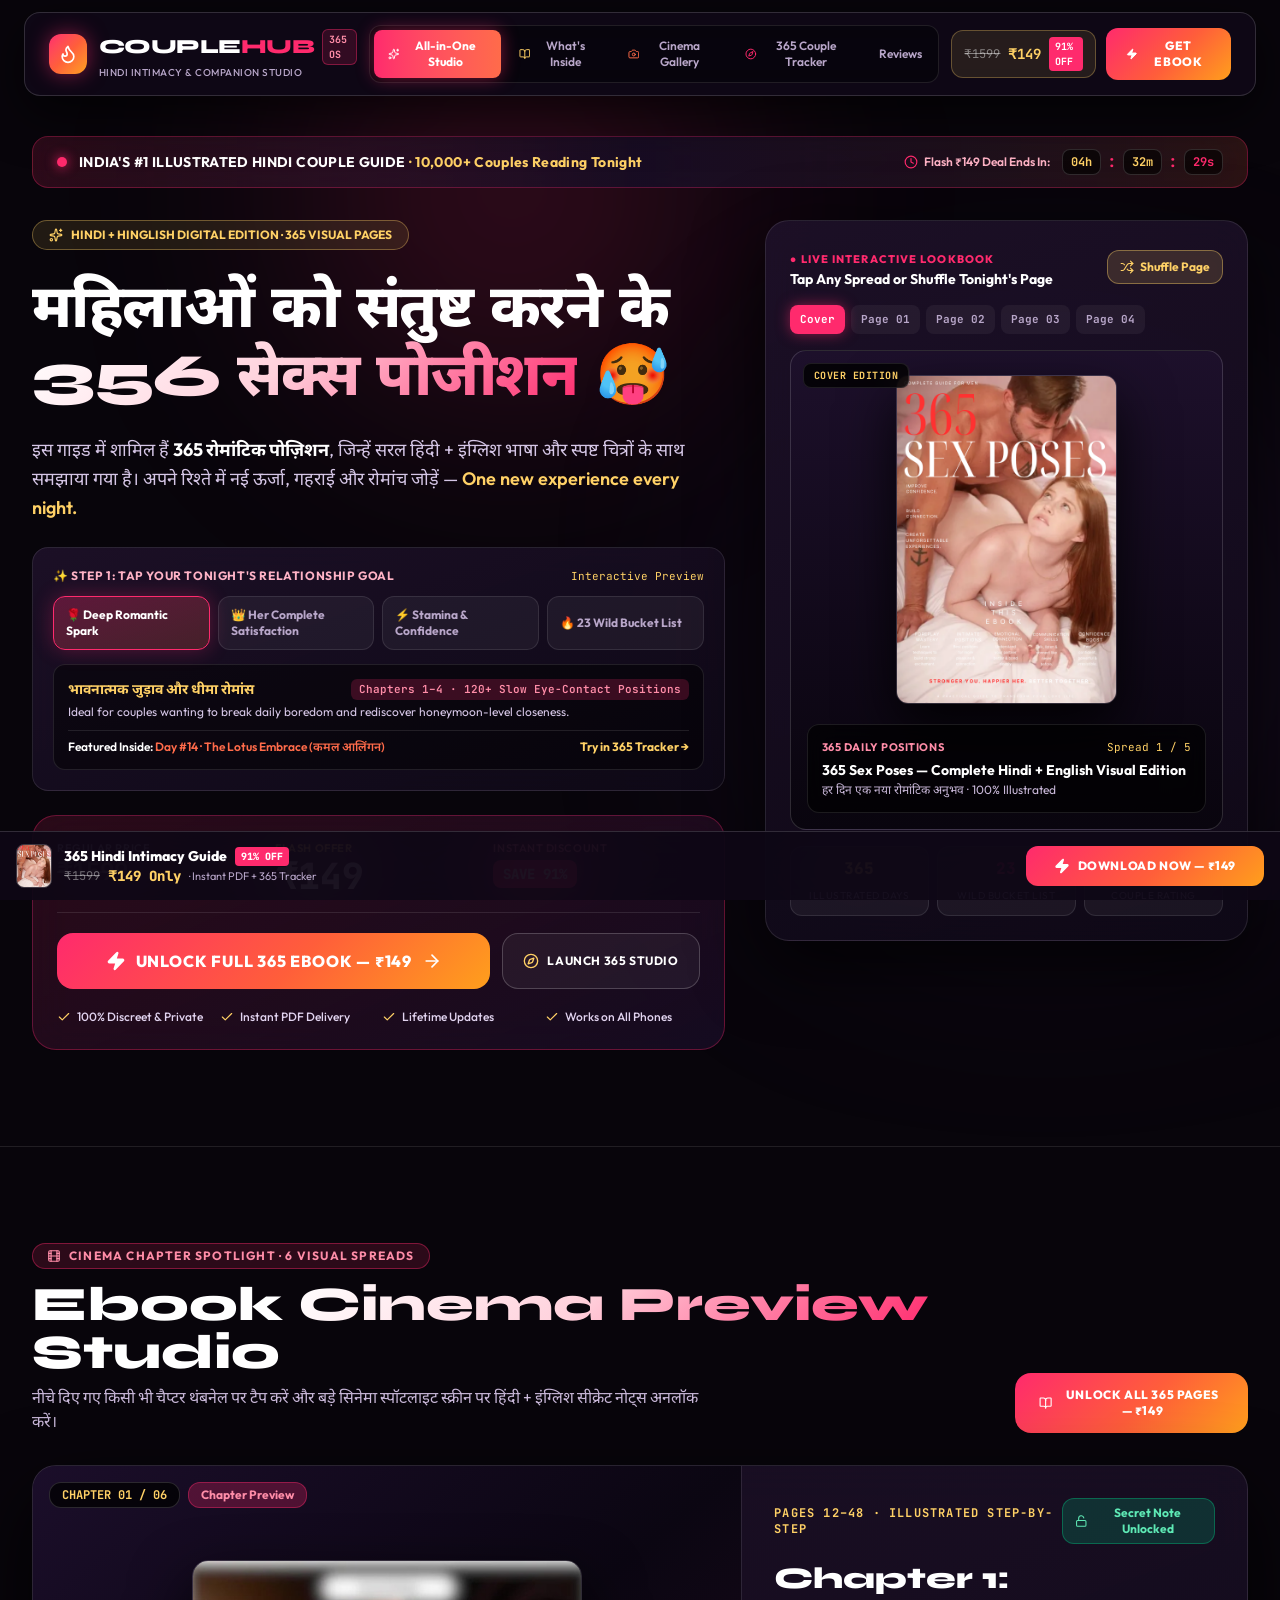
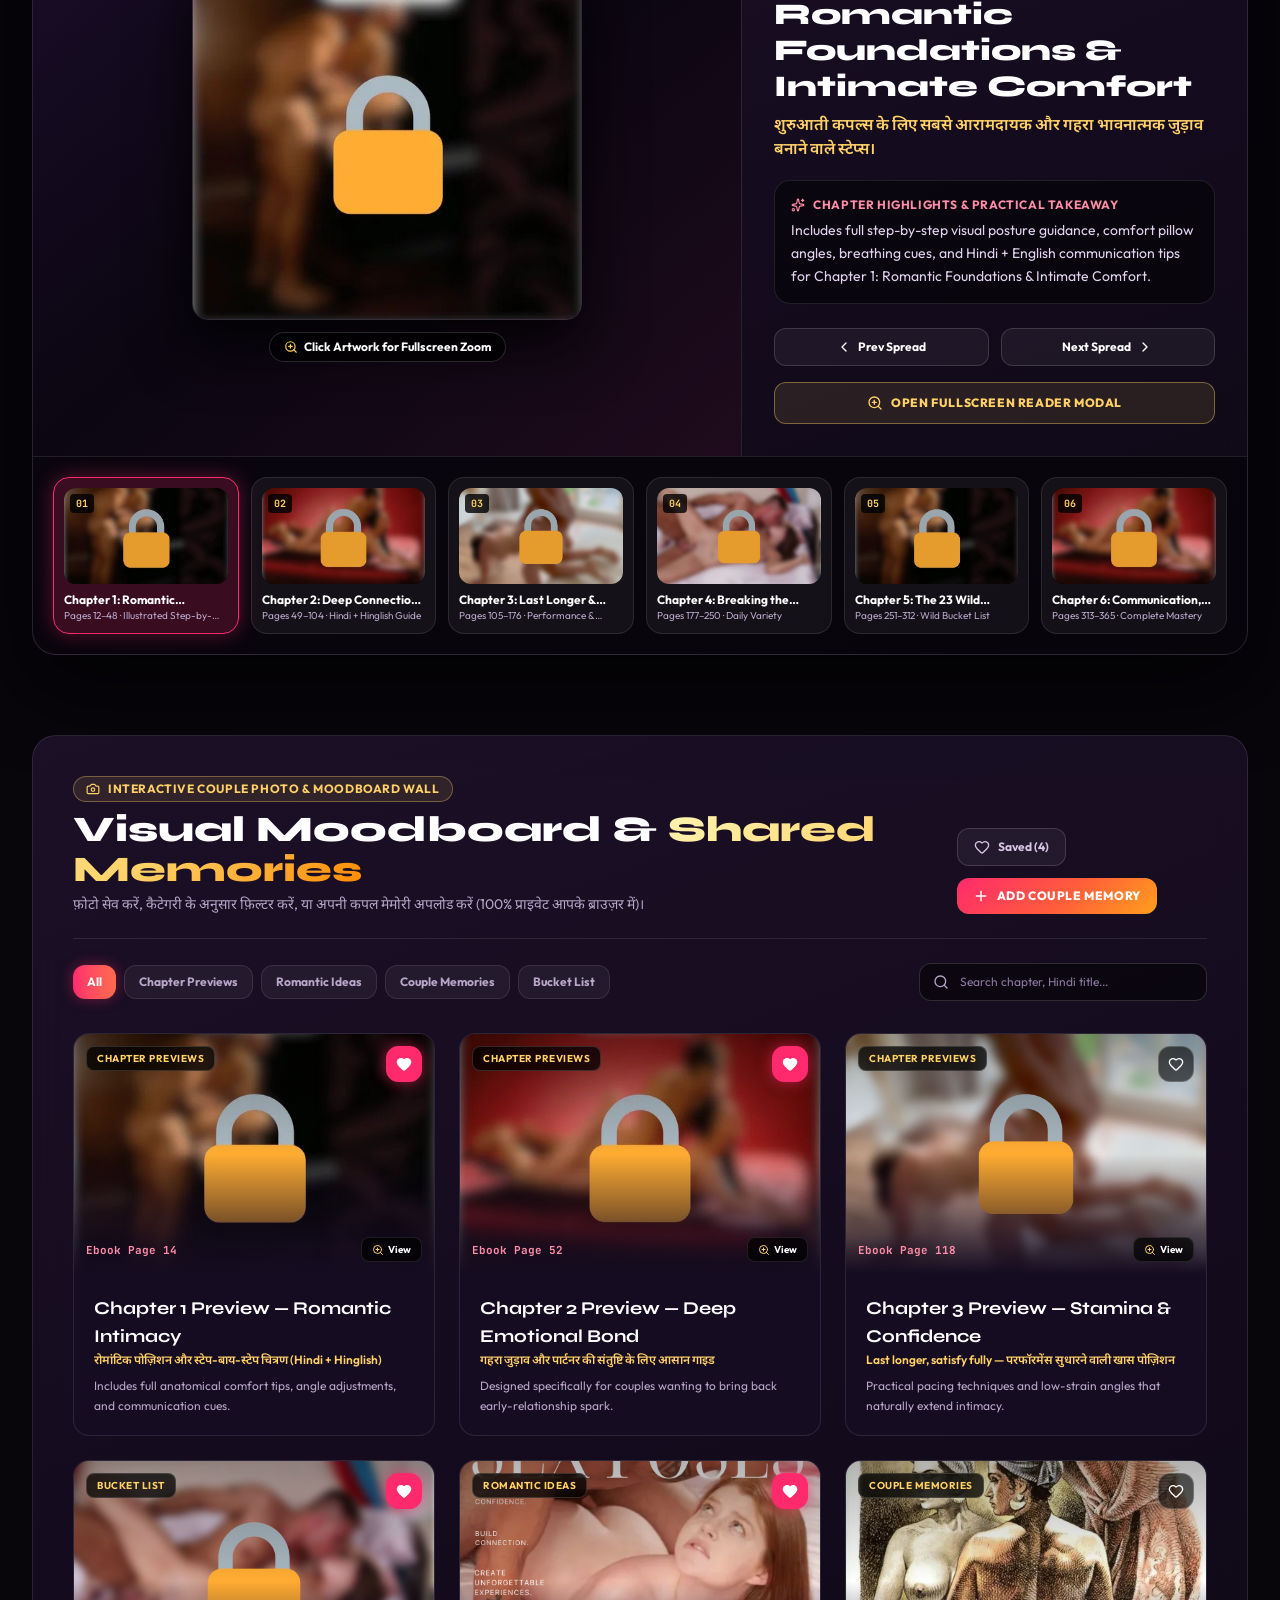
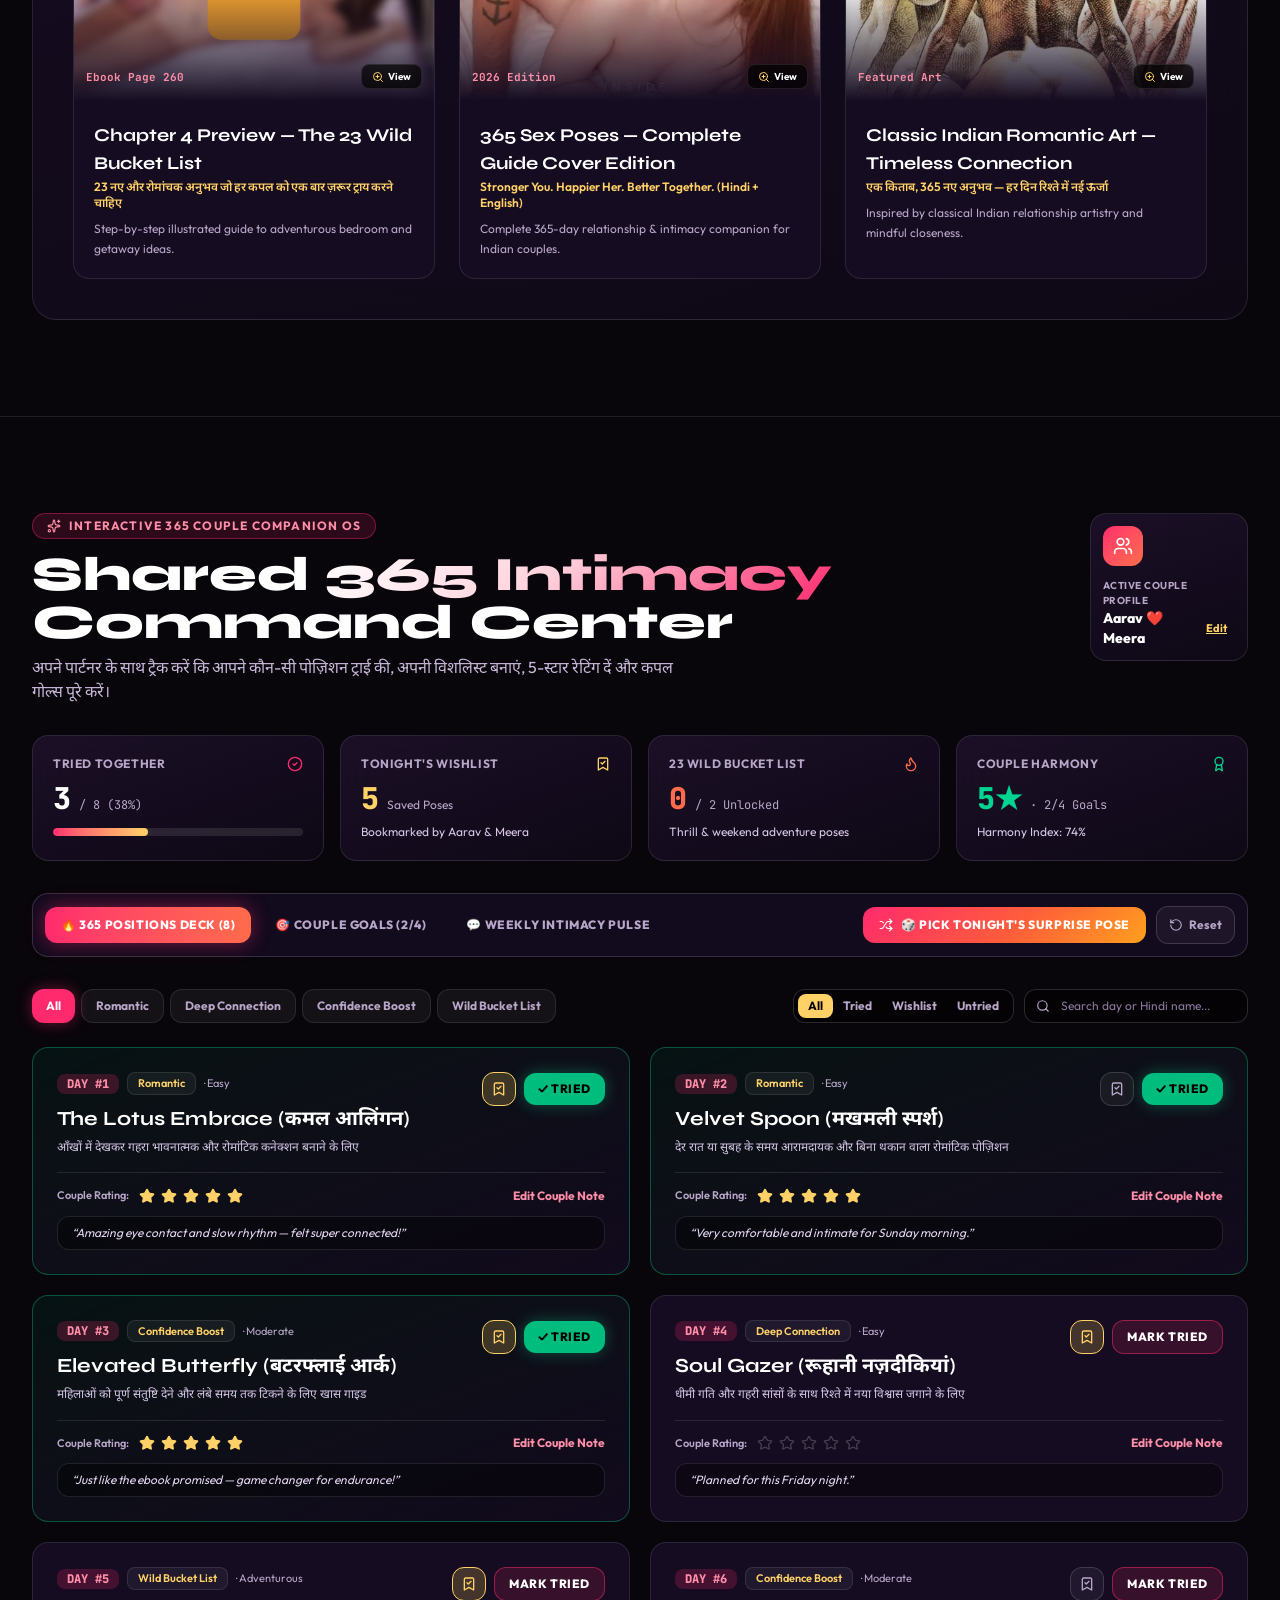
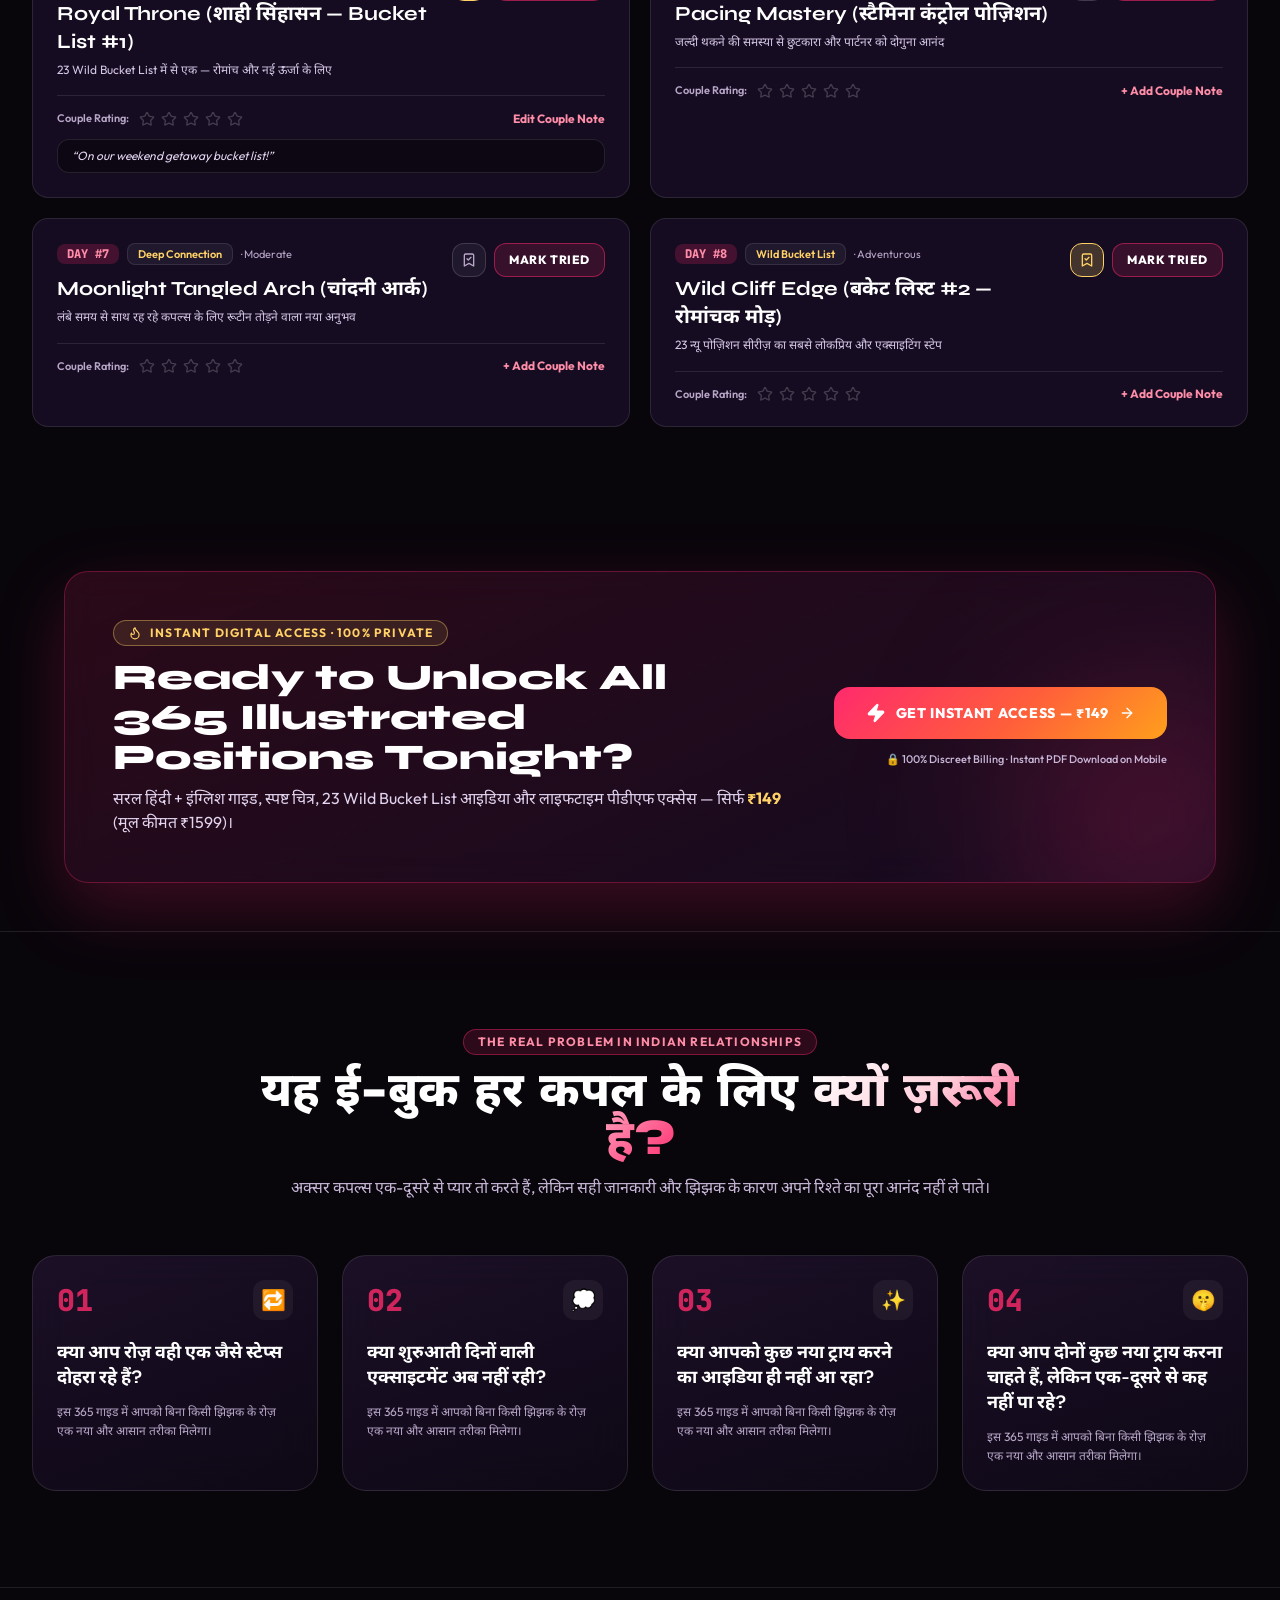
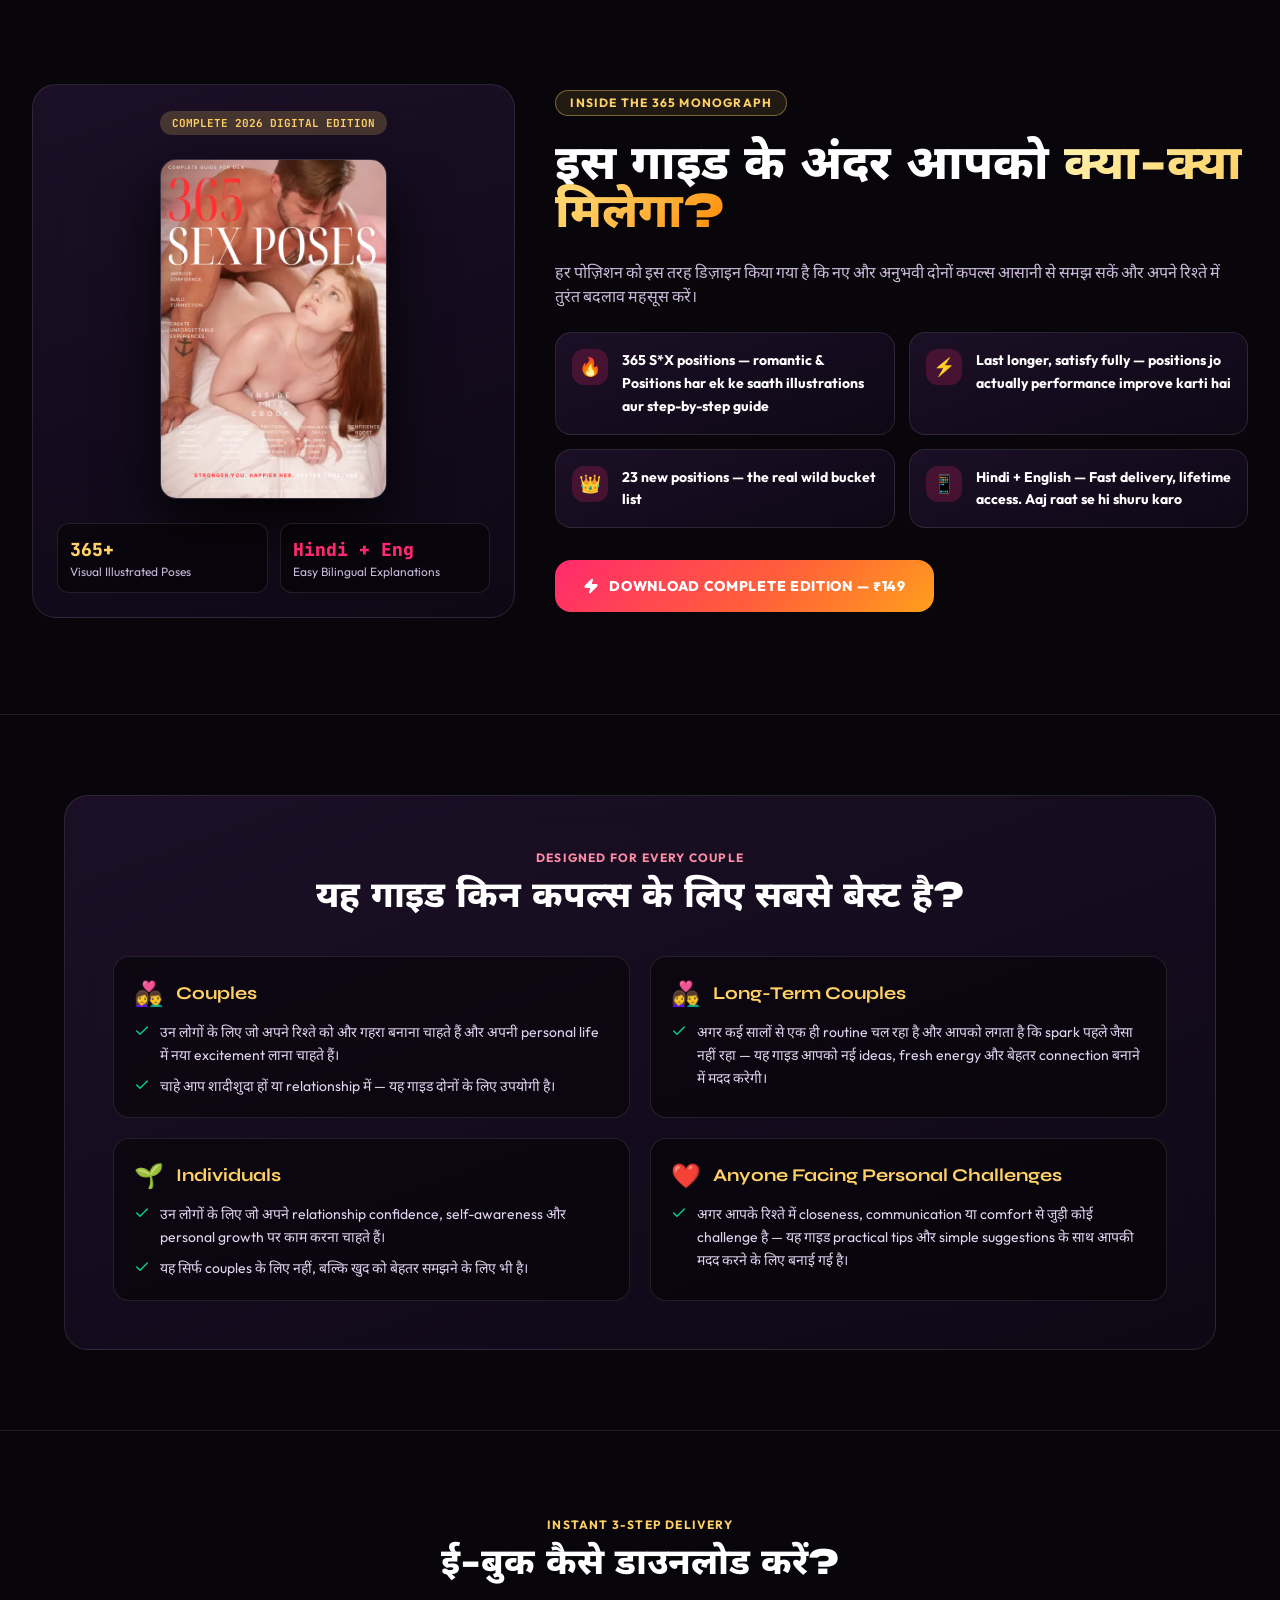
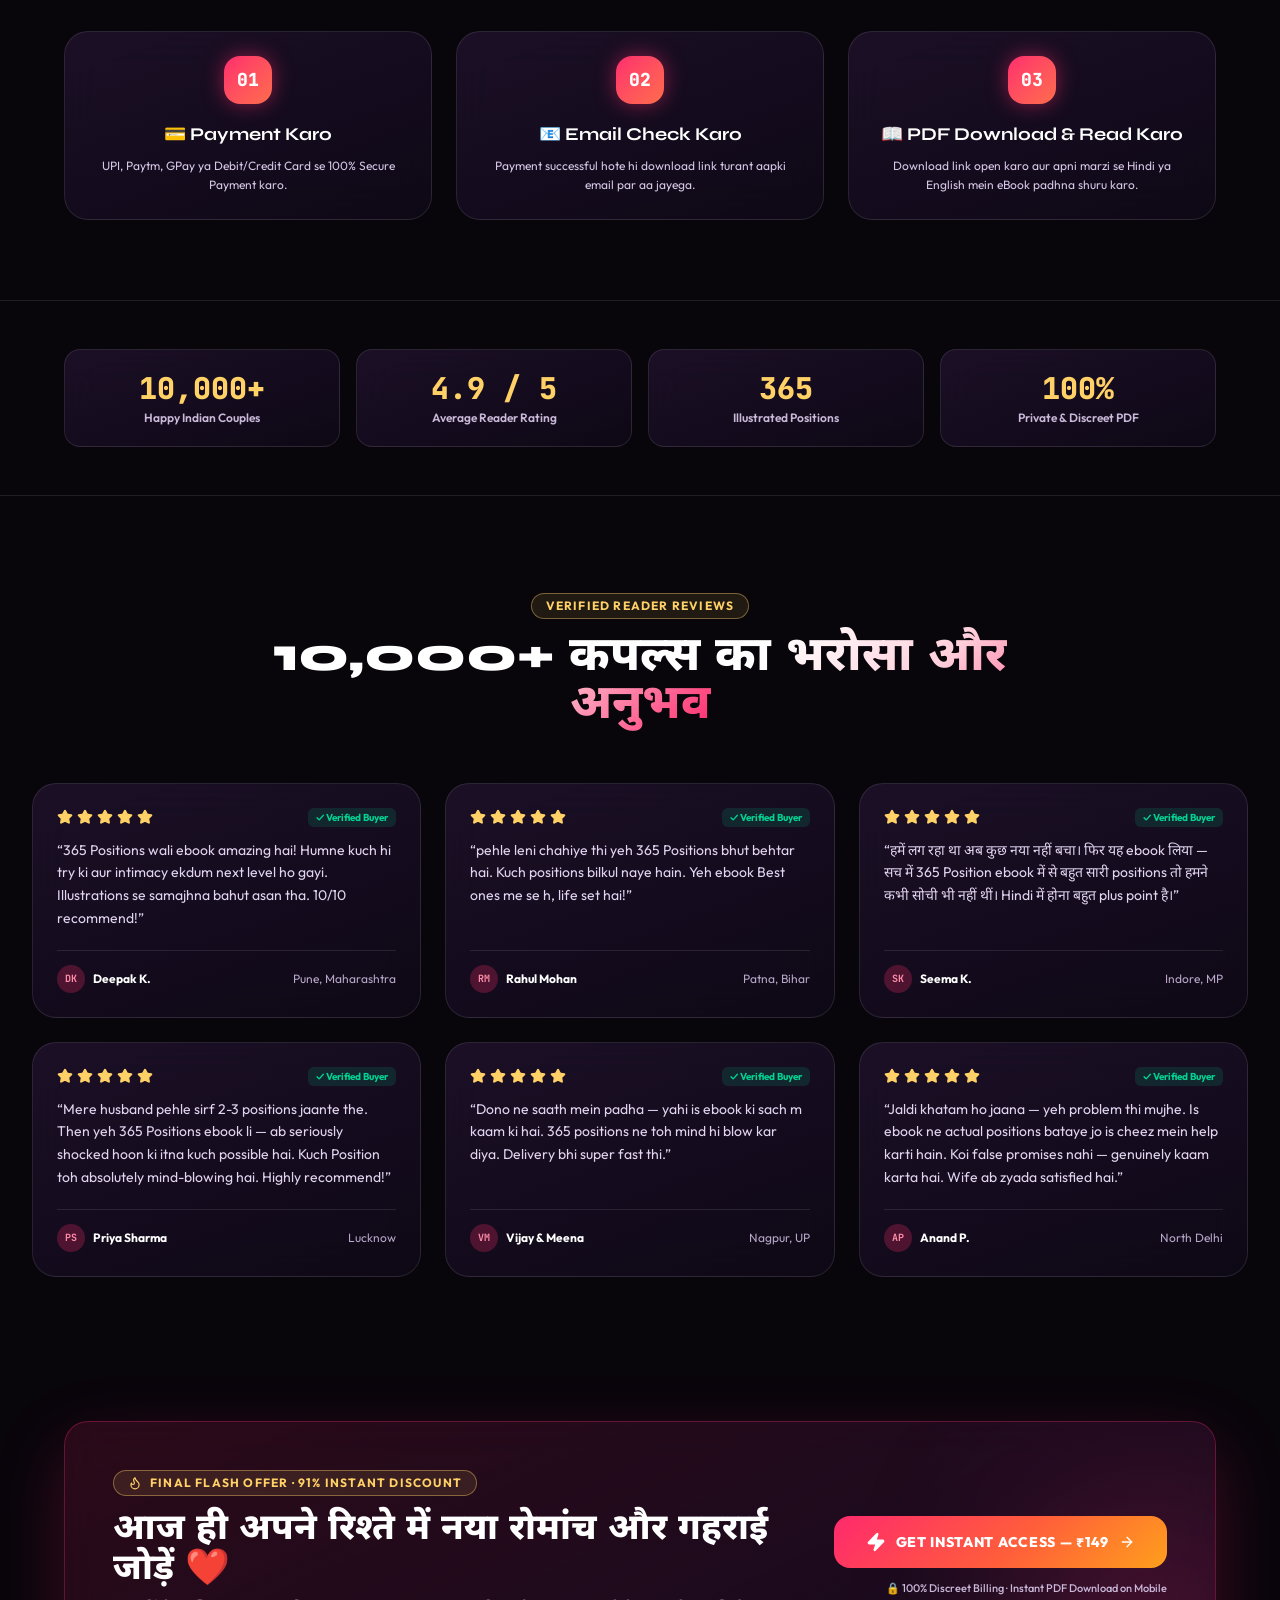
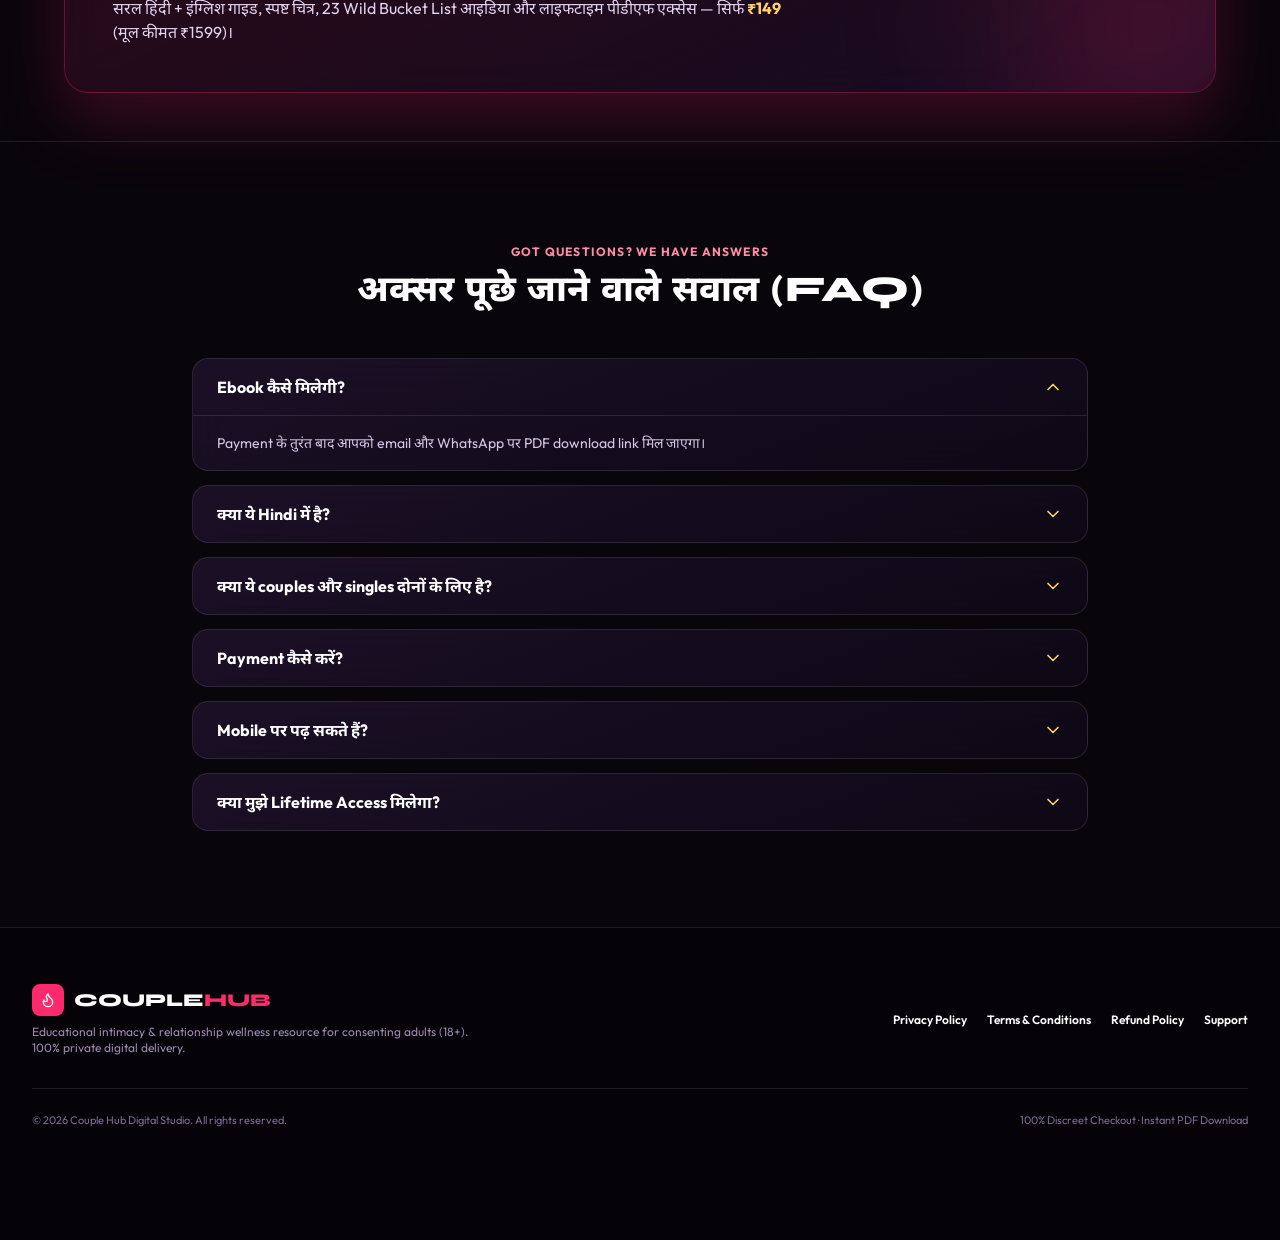
<file: index.html>
<!doctype html>
<html lang="en" style="background-color: #08050b; color: #fdf8ff;">
  <head>
    <meta charset="UTF-8" />
    <meta name="viewport" content="width=device-width, initial-scale=1.0" />
    <title>Hindi Relationship &amp; Intimacy Ebook — ₹149 | Couple Hub</title>
    <meta name="theme-color" content="#08050b" />
    <meta name="description" content="Bestselling Hindi + Hinglish ebook on communication, emotional connection, intimacy education, confidence and wellness for Indian couples. Instant PDF, lifetime access, shared couple tracker &amp; photo gallery." />
    <meta property="og:title" content="Hindi Relationship &amp; Intimacy Ebook — ₹149 | Couple Hub" />
    <meta property="og:description" content="Bestselling Hindi + Hinglish ebook on communication, emotional connection, intimacy education, confidence and wellness for Indian couples. Instant PDF, lifetime access." />
    <meta property="og:type" content="product" />
    <meta name="twitter:card" content="summary_large_image" />
    <meta name="twitter:title" content="Hindi Relationship &amp; Intimacy Ebook — ₹149 | Couple Hub" />
    <meta name="twitter:description" content="Bestselling Hindi + Hinglish ebook on communication, emotional connection, intimacy education, confidence and wellness for Indian couples. Instant PDF, lifetime access." />
    <link rel="preconnect" href="https://fonts.googleapis.com" />
    <link rel="preconnect" href="https://fonts.gstatic.com" crossorigin="anonymous" />
    <link rel="stylesheet" href="https://fonts.googleapis.com/css2?family=JetBrains+Mono:wght@500;600;700&family=Noto+Sans+Devanagari:wght@400;500;600;700;800;900&family=Outfit:wght@300;400;500;600;700;800&family=Syne:wght@600;700;800&display=swap" />
    <link rel="stylesheet" href="./assets/app-bundle.css" />
  </head>
  <body style="background-color: #08050b; color: #fdf8ff; margin: 0;">
    <div id="root"></div>
    <script>
      window.__LOAD_STATIC_BUNDLE__ = function () {
        if (window.__COUPLE_HUB_MOUNTED__ || window.__STATIC_BUNDLE_LOADING__) return;
        window.__STATIC_BUNDLE_LOADING__ = true;
        var s = document.createElement('script');
        s.type = 'module';
        s.src = './assets/app-bundle.js';
        document.body.appendChild(s);
      };
      if (window.location.hostname.indexOf('github.io') !== -1) {
        window.__LOAD_STATIC_BUNDLE__();
      } else {
        setTimeout(function () {
          if (!window.__COUPLE_HUB_MOUNTED__) {
            window.__LOAD_STATIC_BUNDLE__();
          }
        }, 450);
      }
    </script>
    <script type="module" src="./src/main.tsx" onerror="window.__LOAD_STATIC_BUNDLE__ && window.__LOAD_STATIC_BUNDLE__()"></script>
  </body>
</html>
</file>
